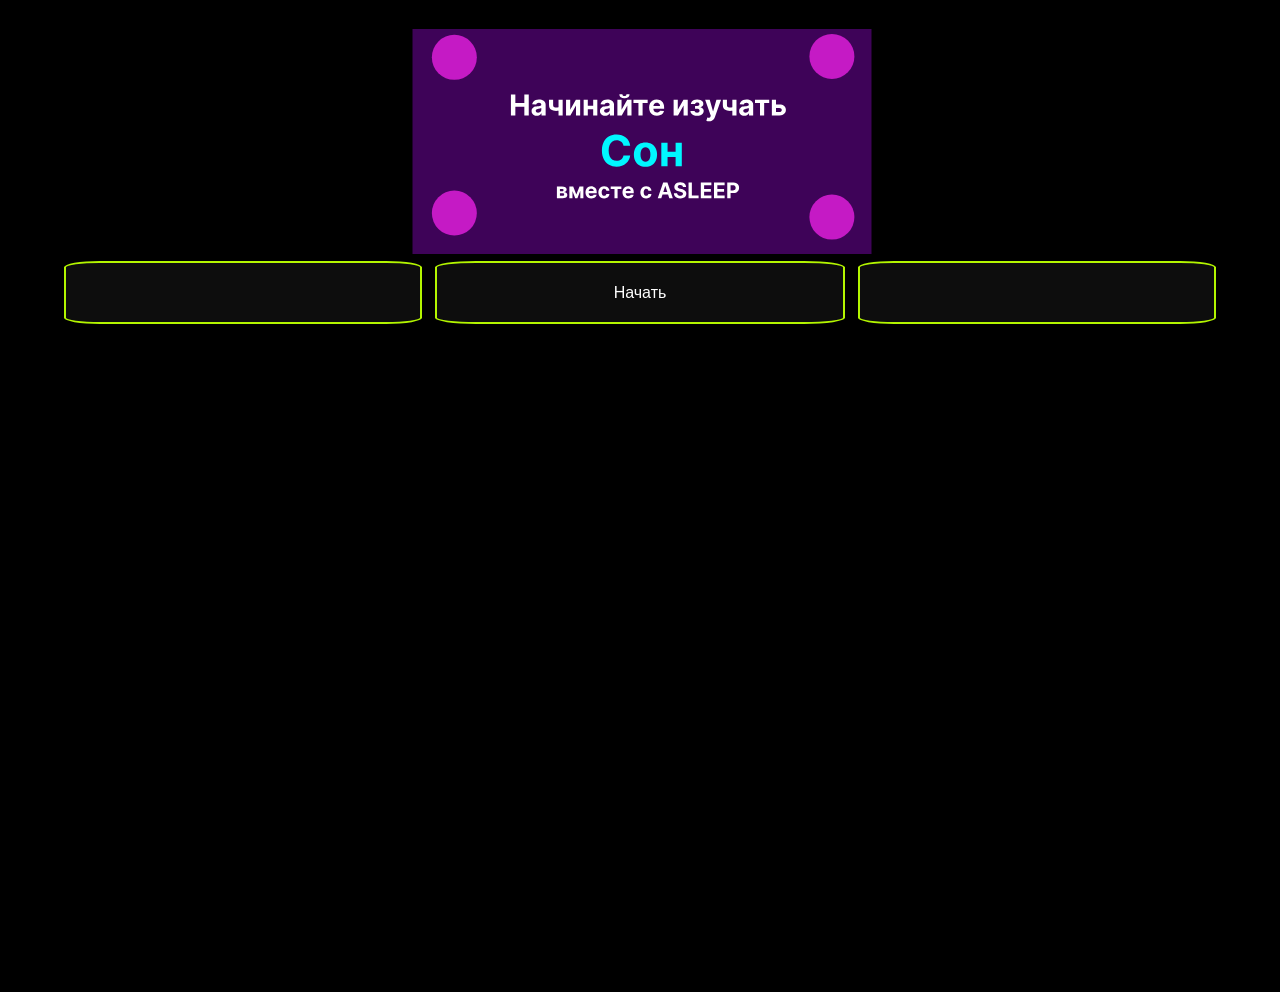
<file: index.html>
<!DOCTYPE html>
<html lang="en">
<head>

    <meta charset='UTF-8'>
    <meta name="viewport" content="width=device-width, initial-scale=1.0, maximum-scale=1.0, user-scalable=no" />
    <title>A-SLEEP</title>
    <link rel="stylesheet" href="style.css">
</head>


<body>

    <div>
    <img src = 'Group13.svg' class = 'rectangle_1' alt = 'none'>

    <a href = ''><button class = 'button_1' type = 'button'></button></a>
    <a href ='info.html'><button class = 'button_2' type = 'button'>Начать</button></a>
    <button class = 'button_3' type = 'button'></button>
    </div>
    
    





</body>

</html>
</file>
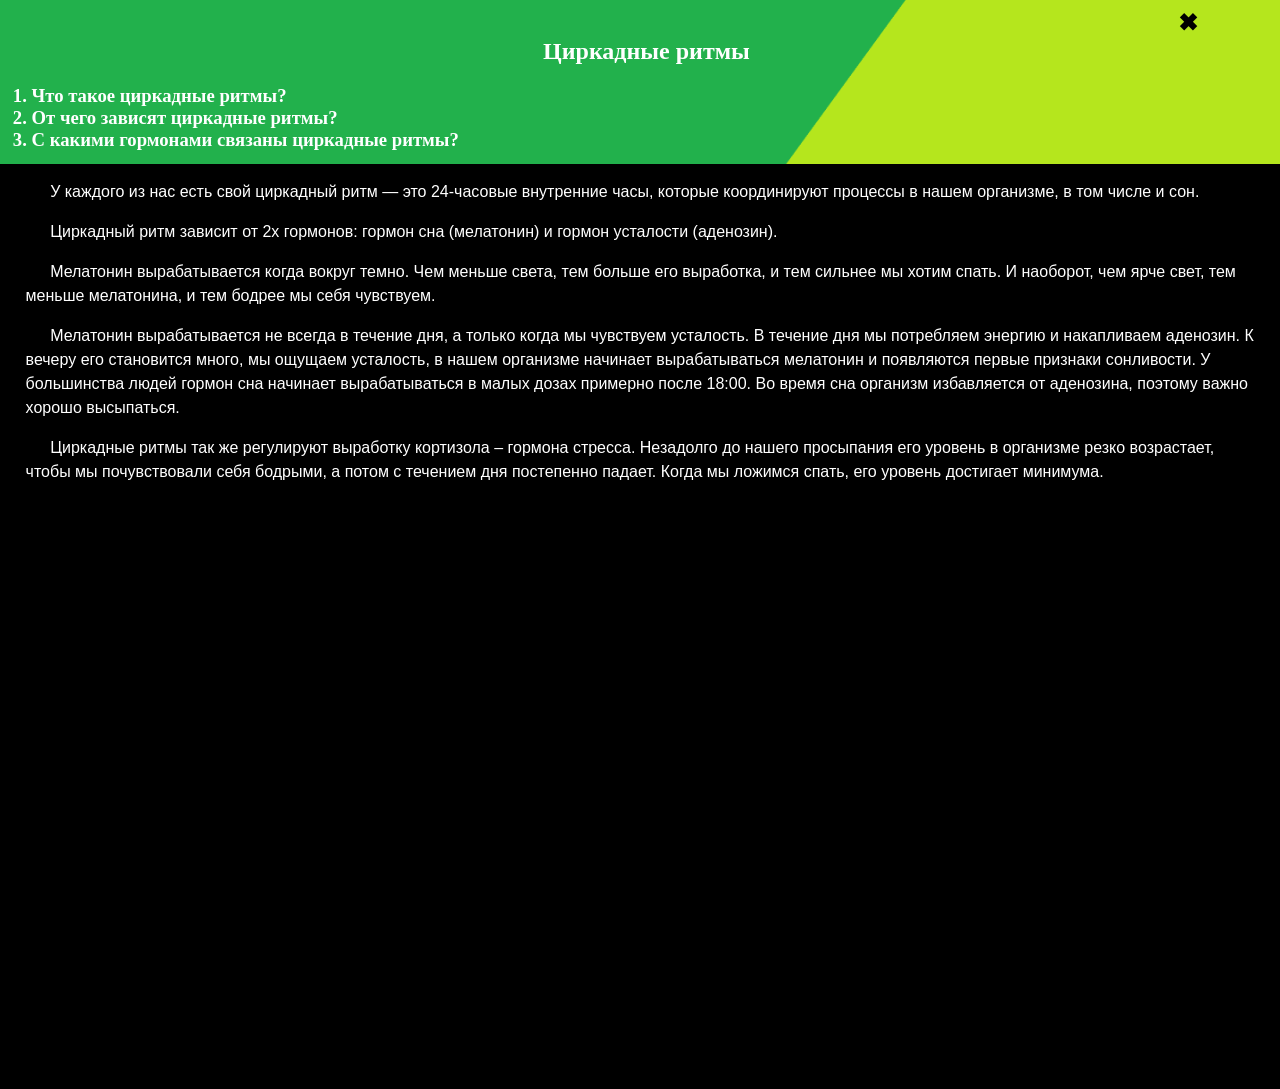
<file: circadnie-ritmi.html>
<!DOCTYPE html>
<html lang="en">
<head>
    <meta charset="UTF-8">
    <meta name="viewport" content="width=device-width, maximum-scale=1.0, initial-scale=1.0, user-scalable=no" />
    <title>zachem-nuzhen-son</title>
    <link rel="stylesheet" href="circadnie-ritmi.css">
</head>
<body>
    
<section class = 'section1'>
    <a href = 'info.html'><div class='close'>&#10006;</div></a>
    <h1>Циркадные ритмы</h1>
    <h3>1. Что такое циркадные ритмы?</h3>
    <h3>2. От чего зависят циркадные ритмы?</h3>
    <h3>3. С какими гормонами связаны циркадные ритмы?</h3>
</section>
<section>
    <p class='text1'>
        У каждого из нас есть свой циркадный ритм — это 24-часовые внутренние часы,
        которые координируют процессы в нашем организме, в том числе и сон.
    </p>

    <p class='text1'>
        Циркадный ритм зависит от 2х гормонов:
        гормон сна (мелатонин) и гормон усталости (аденозин).
    </p>

    <p class='text1'>
        Мелатонин вырабатывается когда вокруг темно.
        Чем меньше света, тем больше его выработка, и тем сильнее мы хотим спать.
        И наоборот, чем ярче свет, тем меньше мелатонина, и тем бодрее мы себя чувствуем.
    </p>

    <p class='text1'>
        Мелатонин вырабатывается не всегда в течение дня, а только когда мы чувствуем усталость.

        В течение дня мы потребляем энергию и накапливаем аденозин.
        К вечеру его становится много, мы ощущаем усталость, в нашем организме начинает вырабатываться мелатонин
        и появляются первые признаки сонливости. У большинства людей гормон сна начинает вырабатываться в малых дозах
        примерно после 18:00. Во время сна организм избавляется от аденозина, поэтому важно хорошо высыпаться.
    </p>

    <p class='text1'>
        Циркадные ритмы так же регулируют выработку кортизола – гормона стресса.
        Незадолго до нашего просыпания его уровень в организме резко возрастает,
        чтобы мы почувствовали себя бодрыми, а потом с течением дня постепенно падает.
        Когда мы ложимся спать, его уровень достигает минимума.
    </p>
    



</section>
    
</body>
</html>
</file>
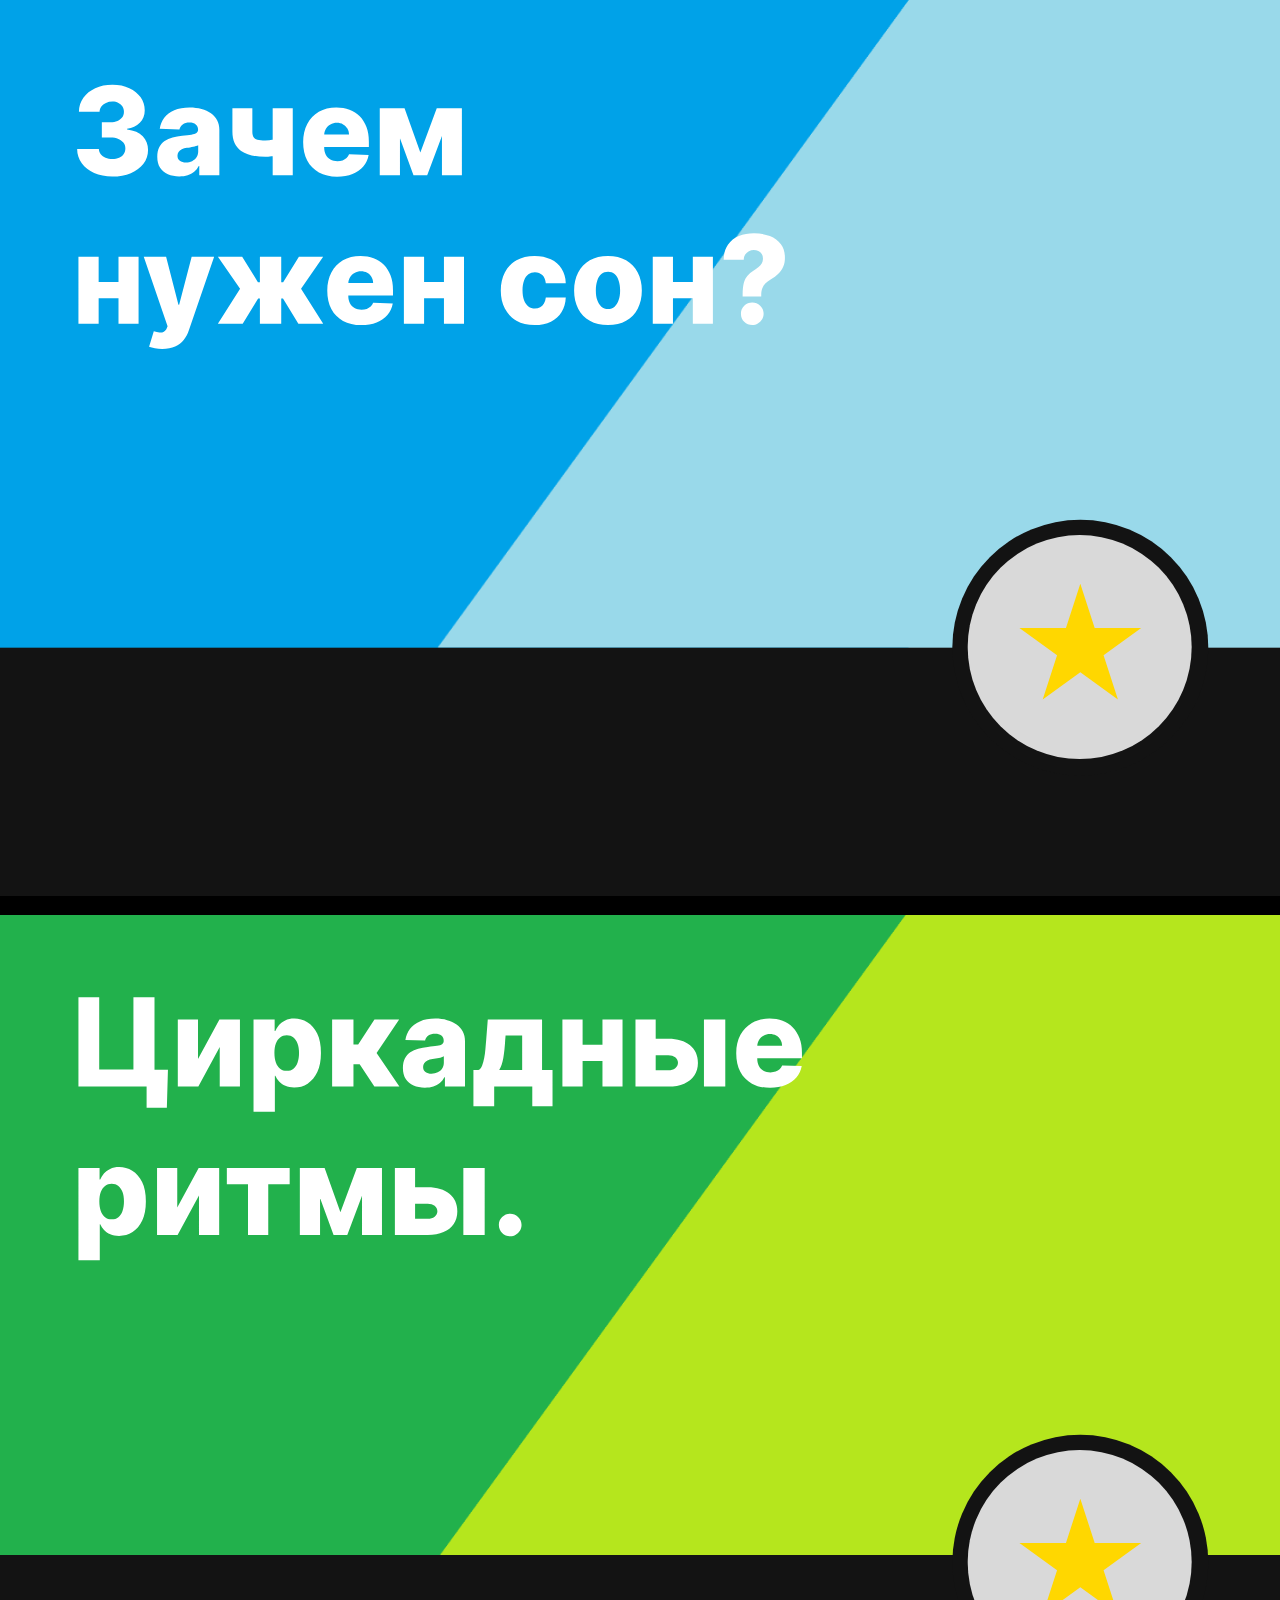
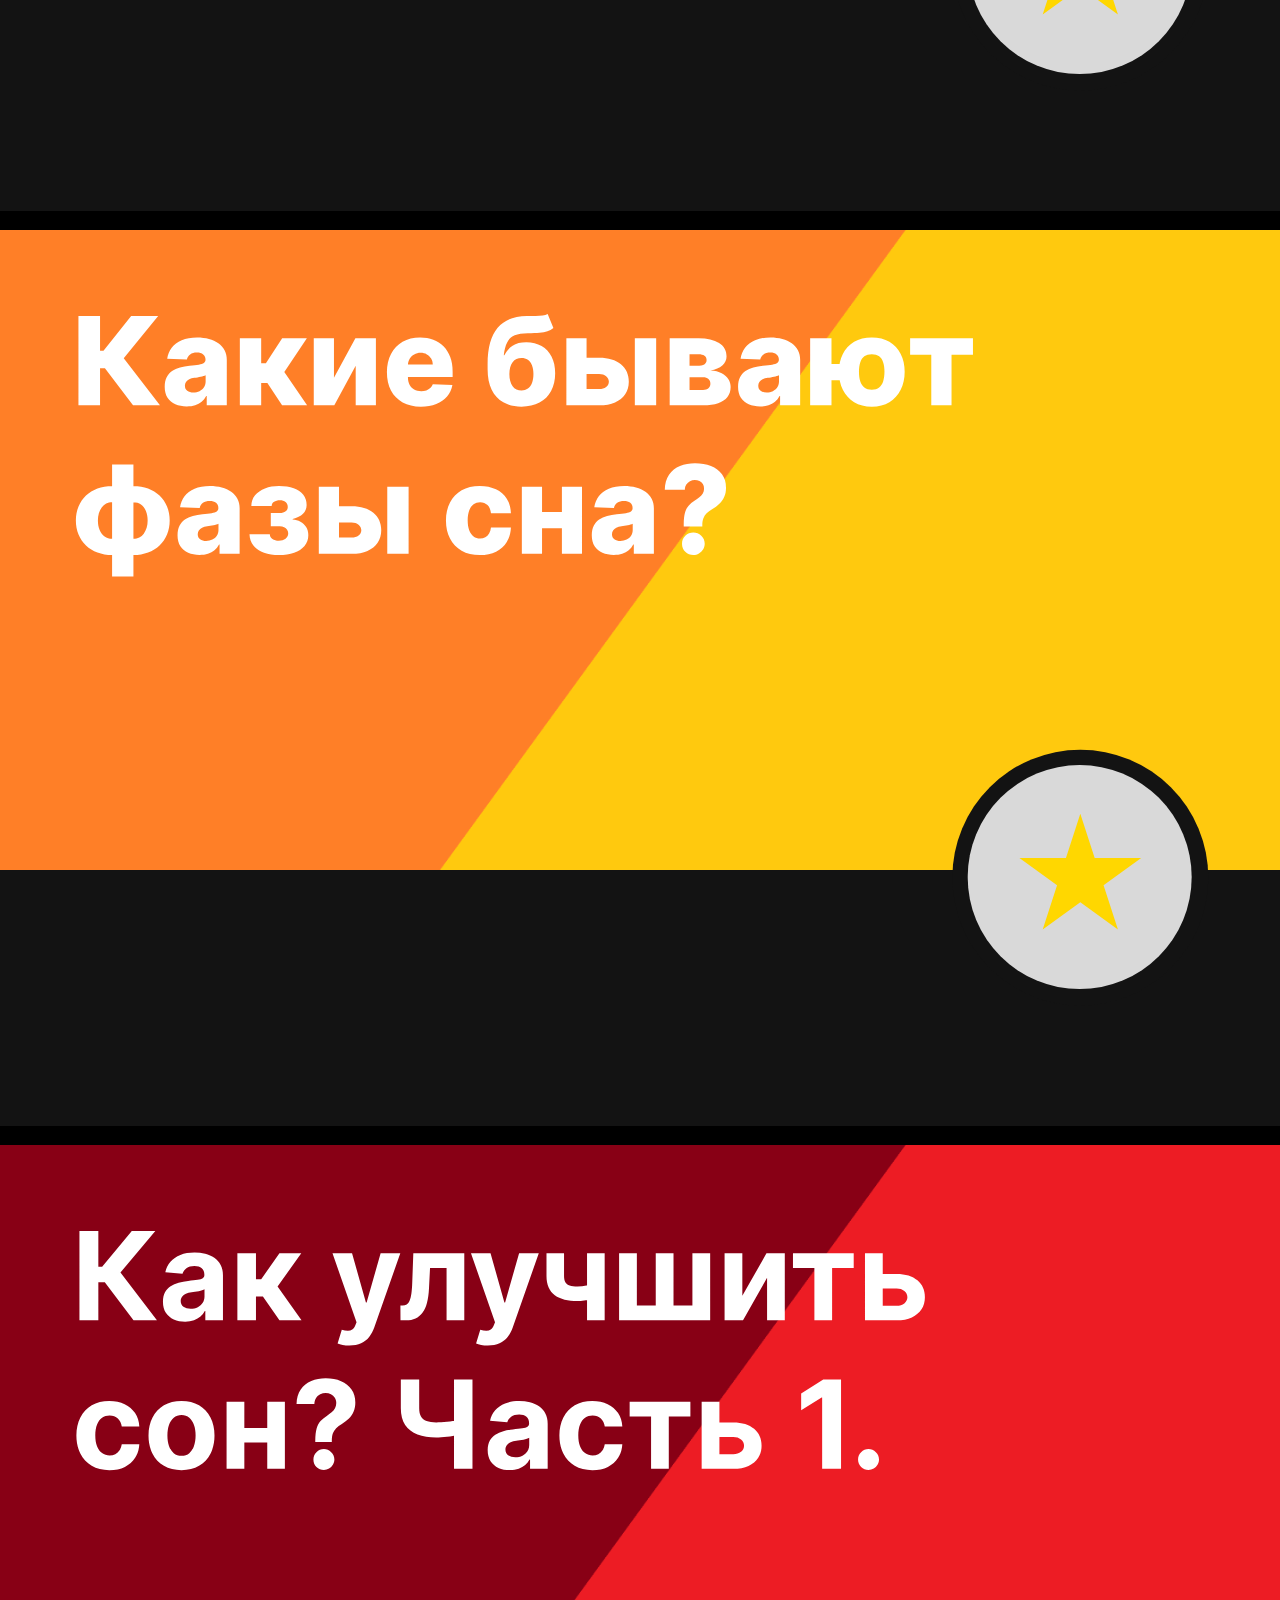
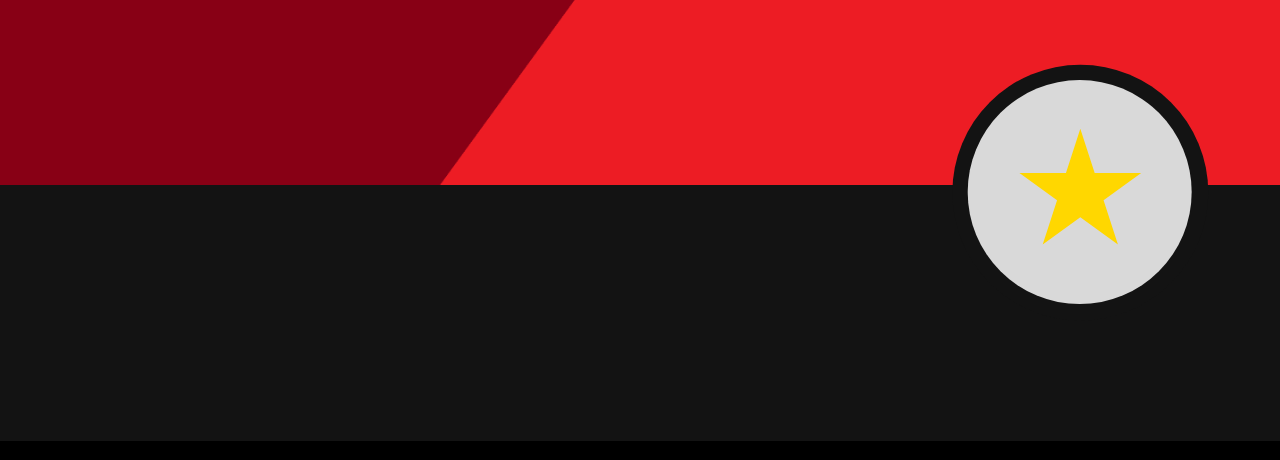
<file: info.html>
<!DOCTYPE html>
<html lang="en">
<head>

    <meta charset='UTF-8'>
    <meta name = 'viewport' content = 'width=device-width, initial-scale=1.0'>
    <title>info</title>
    <link rel="stylesheet" href="info.css">
</head>


<body>
    <div class = 'image-container'>
        <a href = 'zachem-nuzhen-son.html'><img src = 'Group10.svg' class = 'picture' alt = 'none'><a>
        <a href = 'circadnie-ritmi.html'><img src = 'Group8.svg' class = 'picture' alt = 'none'></a>
        <a href = 'phazi-sna.html'><img src = 'Group9.svg' class = 'picture' alt = 'none'></a>
        <a href = 'kak-uluchshit-son.html'><img src = 'Group2.svg' class = 'picture' alt = 'none'></a>
    </div>

    


</body>

</html>
</file>
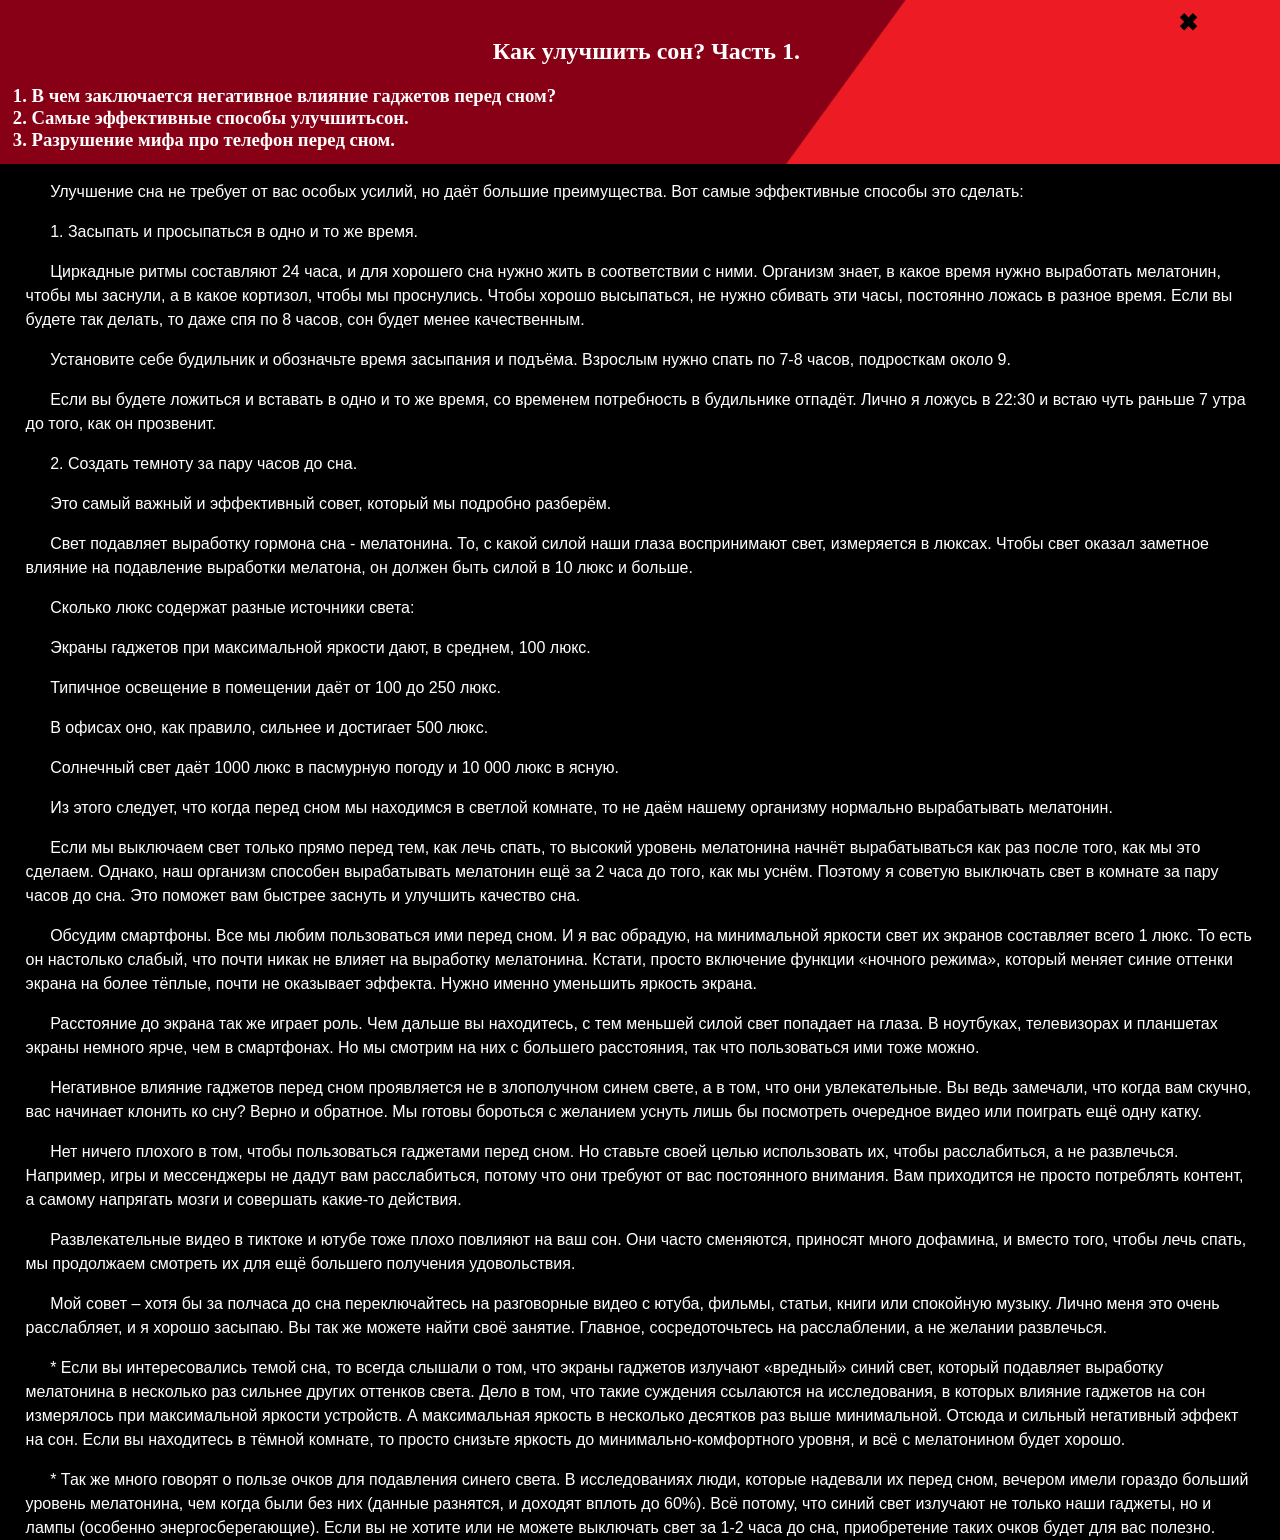
<file: kak-uluchshit-son.html>
<!DOCTYPE html>
<html lang="en">
<head>
    <meta charset="UTF-8">
    <meta name="viewport" content="width=device-width, maximum-scale=1.0, initial-scale=1.0, user-scalable=no" />
    <title>zachem-nuzhen-son</title>
    <link rel="stylesheet" href="kak-uluchshit-son.css">
</head>
<body>
    
<section class = 'section1'>
    <a href = 'info.html'><div class='close'>&#10006;</div></a>
    <h1>Как улучшить сон? Часть 1.</h1>
    <h3>1. В чем заключается негативное влияние гаджетов перед сном?</h3>
    <h3>2. Самые эффективные способы улучшитьсон.</h3>
    <h3>3. Разрушение мифа про телефон перед сном.</h3>
</section>
<section>
    <p class='text1'>Улучшение сна не требует от вас особых усилий, но даёт большие преимущества. Вот самые эффективные способы это сделать:</p>
    <p class='text1'>1. Засыпать и просыпаться в одно и то же время.</p>
    <p class='text1'>Циркадные ритмы составляют 24 часа, и для хорошего сна нужно жить в соответствии с ними. Организм знает, в какое время нужно выработать мелатонин, чтобы мы заснули, а в какое кортизол, чтобы мы проснулись. Чтобы хорошо высыпаться, не нужно сбивать эти часы, постоянно ложась в разное время. Если вы будете так делать, то даже спя по 8 часов, сон будет менее качественным.</p>
    <p class='text1'>Установите себе будильник и обозначьте время засыпания и подъёма. Взрослым нужно спать по 7-8 часов, подросткам около 9.</p>
    <p class='text1'>Если вы будете ложиться и вставать в одно и то же время, со временем потребность в будильнике отпадёт. Лично я ложусь в 22:30 и встаю чуть раньше 7 утра до того, как он прозвенит.</p>
    <p class='text1'>2. Создать темноту за пару часов до сна.</p>
    <p class='text1'>Это самый важный и эффективный совет, который мы подробно разберём.</p>
    <p class='text1'>Свет подавляет выработку гормона сна - мелатонина. То, с какой силой наши глаза воспринимают свет, измеряется в люксах. Чтобы свет оказал заметное влияние на подавление выработки мелатона, он должен быть силой в 10 люкс и больше.</p>
    <p class='text1'>Сколько люкс содержат разные источники света:</p>
    <p class='text1'>Экраны гаджетов при максимальной яркости дают, в среднем, 100 люкс.</p>
    <p class='text1'>Типичное освещение в помещении даёт от 100 до 250 люкс.</p>
    <p class='text1'>В офисах оно, как правило, сильнее и достигает 500 люкс.</p>
    <p class='text1'>Солнечный свет даёт 1000 люкс в пасмурную погоду и 10 000 люкс в ясную.</p>
    <p class='text1'>Из этого следует, что когда перед сном мы находимся в светлой комнате, то не даём нашему организму нормально вырабатывать мелатонин.</p>
    <p class='text1'>Если мы выключаем свет только прямо перед тем, как лечь спать, то высокий уровень мелатонина начнёт вырабатываться как раз после того, как мы это сделаем. Однако, наш организм способен вырабатывать мелатонин ещё за 2 часа до того, как мы уснём. Поэтому я советую выключать свет в комнате за пару часов до сна. Это поможет вам быстрее заснуть и улучшить качество сна.</p>
    <p class='text1'>Обсудим смартфоны. Все мы любим пользоваться ими перед сном. И я вас обрадую, на минимальной яркости свет их экранов составляет всего 1 люкс. То есть он настолько слабый, что почти никак не влияет на выработку мелатонина. Кстати, просто включение функции «ночного режима», который меняет синие оттенки экрана на более тёплые, почти не оказывает эффекта. Нужно именно уменьшить яркость экрана.</p>
    <p class='text1'>Расстояние до экрана так же играет роль. Чем дальше вы находитесь, с тем меньшей силой свет попадает на глаза. В ноутбуках, телевизорах и планшетах экраны немного ярче, чем в смартфонах. Но мы смотрим на них с большего расстояния, так что пользоваться ими тоже можно.</p>
    <p class='text1'>Негативное влияние гаджетов перед сном проявляется не в злополучном синем свете, а в том, что они увлекательные. Вы ведь замечали, что когда вам скучно, вас начинает клонить ко сну? Верно и обратное. Мы готовы бороться с желанием уснуть лишь бы посмотреть очередное видео или поиграть ещё одну катку.</p>
    <p class='text1'>Нет ничего плохого в том, чтобы пользоваться гаджетами перед сном. Но ставьте своей целью использовать их, чтобы расслабиться, а не развлечься. Например, игры и мессенджеры не дадут вам расслабиться, потому что они требуют от вас постоянного внимания. Вам приходится не просто потреблять контент, а самому напрягать мозги и совершать какие-то действия.</p>
    <p class='text1'>Развлекательные видео в тиктоке и ютубе тоже плохо повлияют на ваш сон. Они часто сменяются, приносят много дофамина, и вместо того, чтобы лечь спать, мы продолжаем смотреть их для ещё большего получения удовольствия.</p>
    <p class='text1'>Мой совет – хотя бы за полчаса до сна переключайтесь на разговорные видео с ютуба, фильмы, статьи, книги или спокойную музыку. Лично меня это очень расслабляет, и я хорошо засыпаю. Вы так же можете найти своё занятие. Главное, сосредоточьтесь на расслаблении, а не желании развлечься.</p>
    <p class='text1'>* Если вы интересовались темой сна, то всегда слышали о том, что экраны гаджетов излучают «вредный» синий свет, который подавляет выработку мелатонина в несколько раз сильнее других оттенков света. Дело в том, что такие суждения ссылаются на исследования, в которых влияние гаджетов на сон измерялось при максимальной яркости устройств. А максимальная яркость в несколько десятков раз выше минимальной. Отсюда и сильный негативный эффект на сон. Если вы находитесь в тёмной комнате, то просто снизьте яркость до минимально-комфортного уровня, и всё с мелатонином будет хорошо.</p>
    <p class='text1'>* Так же много говорят о пользе очков для подавления синего света. В исследованиях люди, которые надевали их перед сном, вечером имели гораздо больший уровень мелатонина, чем когда были без них (данные разнятся, и доходят вплоть до 60%). Всё потому, что синий свет излучают не только наши гаджеты, но и лампы (особенно энергосберегающие). Если вы не хотите или не можете выключать свет за 1-2 часа до сна, приобретение таких очков будет для вас полезно.</p>

    



</section>
    
</body>
</html>
</file>
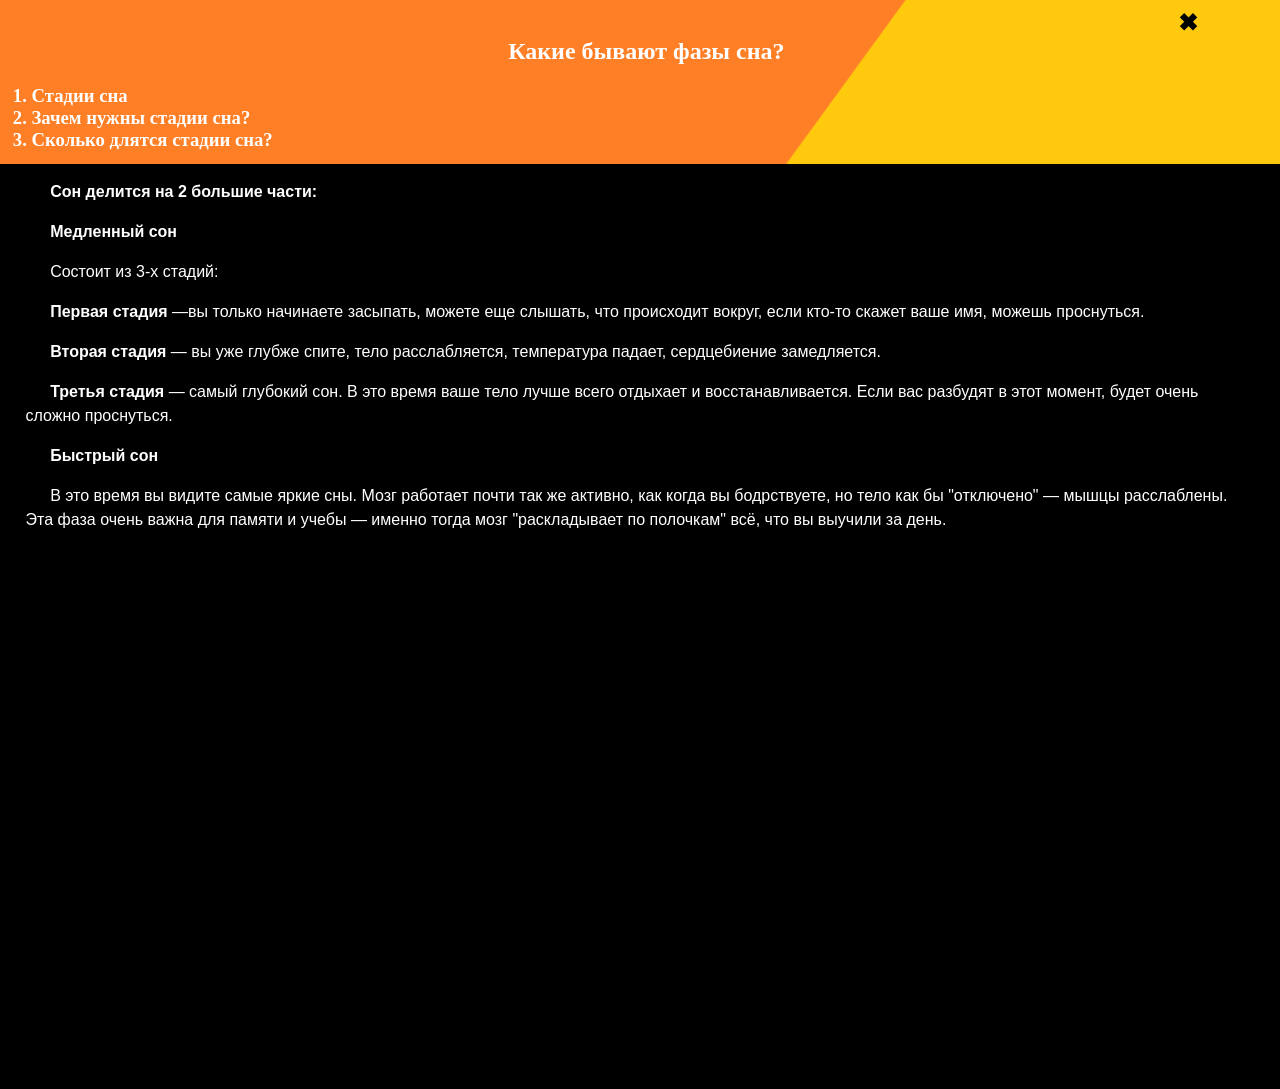
<file: phazi-sna.html>
<!DOCTYPE html>
<html lang="en">
<head>
    <meta charset="UTF-8">
    <meta name="viewport" content="width=device-width, maximum-scale=1.0, initial-scale=1.0, user-scalable=no" />
    <title>zachem-nuzhen-son</title>
    <link rel="stylesheet" href="phazi-sna.css">
</head>
<body>
    
<section class = 'section1'>
    <a href = 'info.html'><div class='close'>&#10006;</div></a>
    <h1>Какие бывают фазы сна?</h1>
    <h3>1. Стадии сна</h3>
    <h3>2. Зачем нужны стадии сна?</h3>
    <h3>3. Сколько длятся стадии сна?</h3>
</section>
<section>
    <p class='text1'><b>Сон делится на 2 большие части:</b></p>
    
    
    <p class='text1'><b>Медленный сон</b></p>
    <p class="text1">Состоит из 3-х стадий:</p>
    <p class='text1'><b>Первая стадия</b> —вы только начинаете засыпать, можете еще слышать, что происходит вокруг, если кто-то скажет ваше имя, можешь проснуться.</p>
    <p class = 'text1'><b>Вторая стадия</b> — вы уже глубже спите, тело расслабляется, температура падает, сердцебиение замедляется.</p>
    <p class = 'text1'><b>Третья стадия</b> — самый глубокий сон. В это время ваше тело лучше всего отдыхает и восстанавливается. Если вас разбудят в этот момент, будет очень сложно проснуться.
    <p class = 'text1'><b>Быстрый сон</b></p>
    <p class = 'text1'>В это время вы видите самые яркие сны.
        Мозг работает почти так же активно, как когда вы бодрствуете, но тело как бы "отключено" — мышцы расслаблены.
        Эта фаза очень важна для памяти и учебы — именно тогда мозг "раскладывает по полочкам" всё, что вы выучили за день.</p>


</section>
    
</body>
</html>
</file>
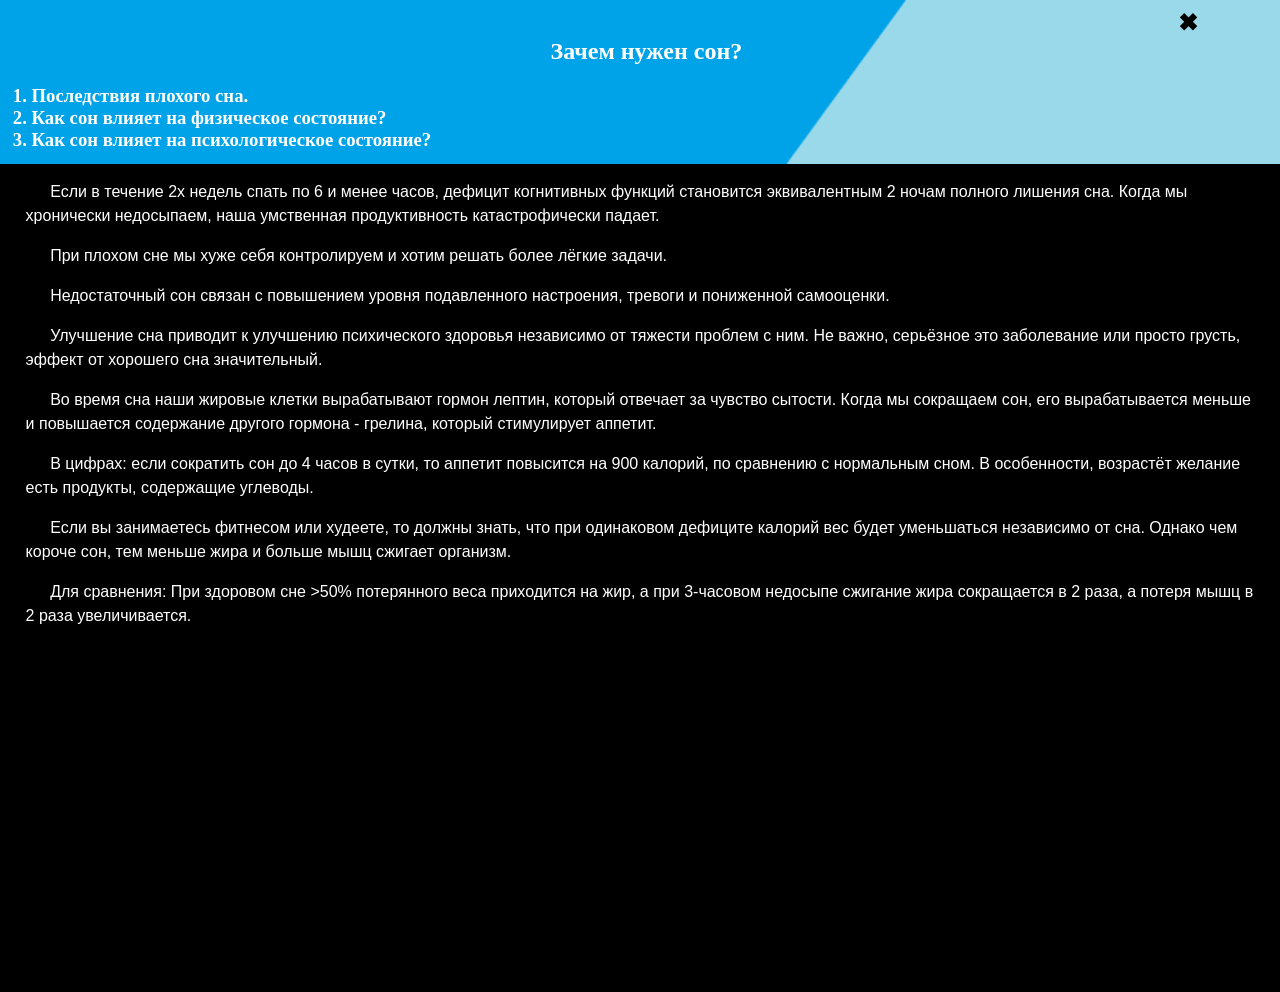
<file: zachem-nuzhen-son.html>
<!DOCTYPE html>
<html lang="en">
<head>
    <meta charset="UTF-8">
    <meta name="viewport" content="width=device-width, maximum-scale=1.0, initial-scale=1.0, user-scalable=no" />
    <title>zachem-nuzhen-son</title>
    <link rel="stylesheet" href="zachem-nushen-son.css">
</head>
<body>
    
<section class = 'section1'>
    <a href = 'info.html'><div class='close'>&#10006;</div></a>
    <h1>Зачем нужен сон?</h1>
    <h3>1. Последствия плохого сна.</h3>
    <h3>2. Как сон влияет на физическое состояние?</h3>
    <h3>3. Как сон влияет на психологическое состояние?</h3>
</section>
<section>
    <p class='text1'>Если в течение 2х недель спать по 6 и менее часов, дефицит когнитивных функций становится эквивалентным 2 ночам полного лишения сна. Когда мы хронически недосыпаем, наша умственная продуктивность катастрофически падает.</p>
    <p class='text1'>При плохом сне мы хуже себя контролируем и хотим решать более лёгкие задачи.</p>
    <p class='text1'>Недостаточный сон связан с повышением уровня подавленного настроения, тревоги и пониженной самооценки.</p>
    <p class='text1'>Улучшение сна приводит к улучшению психического здоровья независимо от тяжести проблем с ним. Не важно, серьёзное это заболевание или просто грусть, эффект от хорошего сна значительный.</p>
    <p class='text1'>Во время сна наши жировые клетки вырабатывают гормон лептин, который отвечает за чувство сытости. Когда мы сокращаем сон, его вырабатывается меньше и повышается содержание другого гормона - грелина, который стимулирует аппетит.</p>
    <p class='text1'>В цифрах: если сократить сон до 4 часов в сутки, то аппетит повысится на 900 калорий, по сравнению с нормальным сном. В особенности, возрастёт желание есть продукты, содержащие углеводы.</p>
    <p class='text1'>
        Если вы занимаетесь фитнесом или худеете,
        то должны знать, что при одинаковом дефиците калорий вес будет уменьшаться независимо от сна. Однако чем короче сон, тем меньше жира и больше мышц сжигает организм.
    <p class = text1>
        Для сравнения: При здоровом сне >50% потерянного веса приходится на жир, а 
        при 3-часовом недосыпе сжигание жира сокращается в 2 раза, а потеря мышц в 2 раза увеличивается.

    </p>
   
    



</section>
    
</body>
</html>
</file>
<file: style.css>
html,body {
    height: 105%;
    width: 100%;
    margin: 0;
    padding: 0;
    box-sizing: border-box;
}


body{
    background-color: black;
}

.rectangle_1{
    
    
    width: 90vw;
    height: 25%;
    display: inline-block;
    
    position:absolute;
    left: 5%;
    top: 3%;

    border-radius: 5%;
    border: solid black 2px;


    
    
}

 

.button_1{
    color:rgba(128, 128, 128, 0.1);
    background-color: rgba(128, 128, 128, 0.1) ;
    width: 28%;
    height: 7%;
    
    
    position: absolute;
    left: 5%;
    top: 29%;

    border:solid rgb(179, 245, 0) 2px;
    border-radius: 10%;
}

.button_2{
    color:rgba(128, 128, 128, 0.1);
    background-color: rgba(128, 128, 128, 0.1) ;
    width: 32%;
    height: 7% ;
    
    
    position: absolute;
    text-align: center;
    left:34%;
    top:29% ;
    border: solid rgb(179, 245, 0) 2px;

    border-radius: 10%;

    
    font-size: 100%;
    color: white;
}

.button_3{
    color:rgba(128, 128, 128, 0.1);
    background-color: rgba(128, 128, 128, 0.1) ;
    width:28% ;
    height:7% ;
    
    
    position: absolute;
    left:67% ;
    top: 29%;
    border: solid rgb(179, 245, 0) 2px;

    border-radius: 10%;
}
</file>
<file: circadnie-ritmi.css>
html,body {
    height: 110%;
    width: 100%;
    margin: 0%;
    padding: 0%;
    box-sizing: border-box;
}

body{
    background-color: black;
}




h1{
    color: white;
    text-align: center;
    margin-top: 0%;
    font-weight: 600;
    
}

h3{
    color: white;
    margin-bottom: 0%;
    margin-top: 0%;
    border: none;
    font-weight: 600;
    
}

.section1{
    background-image:url(img2.svg);
    padding-top: 3%;
    padding-bottom: 1%;
    background-size: 100% ;
    padding-left: 1%;
    
}
.text1{
    color: white;
    font-size:medium ;
    text-indent: 2%;
    margin-left: 2%;
    margin-right: 2%;
    text-align: left;

    line-height: 1.5;        
    word-spacing: normal;    
    letter-spacing: normal;  
    font-family: Arial, sans-serif;
    
}

.close{
    font-size: 24px; 
    color: black; 
    top: 1%;
    left: 92%;
    display: inline-block;
    font-weight: bold;
    position: absolute;
    max-width: 0%;
}
</file>
<file: info.css>
html,body {
    height: 105%;
    width: 100%;
    margin: 0;
    padding: 0;
    box-sizing: border-box;
}


body{
    background-color: black;
}


.picture
{
    width: 100vw;
    margin-bottom: 15px;
    border: none;
}
</file>
<file: kak-uluchshit-son.css>
html,body {
    height: 110%;
    width: 100%;
    margin: 0%;
    padding: 0%;
    box-sizing: border-box;
}

body{
    background-color: black;
}




h1{
    color: white;
    text-align: center;
    margin-top: 0%;
    font-weight: 600;
    
}

h3{
    color: white;
    margin-bottom: 0%;
    margin-top: 0%;
    border: none;
    font-weight: 600;
}

.section1{
    background-image:url(img4.svg);
    padding-top: 3%;
    padding-bottom: 1%;
    background-size: 100% ;
    padding-left: 1%;
    
}
.text1{
    color: white;
    font-size:medium ;
    text-indent: 2%;
    margin-left: 2%;
    margin-right: 2%;
    text-align: left;

    line-height: 1.5;        
    word-spacing: normal;    
    letter-spacing: normal;  
    font-family: Arial, sans-serif;
    
}

.close{
    font-size: 24px; 
    color: black; 
    top: 1%;
    left: 92%;
    display: inline-block;
    font-weight: bold;
    position: absolute;
    max-width: 0%;
}
</file>
<file: phazi-sna.css>
html,body {
    height: 110%;
    width: 100%;
    margin: 0%;
    padding: 0%;
    box-sizing: border-box;
}

body{
    background-color: black;
}




h1{
    color: white;
    text-align: center;
    margin-top: 0%;
    font-weight: 600;
    
}

h3{
    color: white;
    margin-bottom: 0%;
    margin-top: 0%;
    border: none;
    font-weight: 600;
}

.section1{
    background-image:url(img3.svg);
    padding-top: 3%;
    padding-bottom: 1%;
    background-size: 100% ;
    padding-left: 1%;
    
}
.text1{
    color: white;
    font-size:medium ;
    text-indent: 2%;
    margin-left: 2%;
    margin-right: 2%;
    text-align: left;

    line-height: 1.5;        
    word-spacing: normal;    
    letter-spacing: normal;  
    font-family: Arial, sans-serif;
    
}

.close{
    font-size: 24px; 
    color: black; 
    top: 1%;
    left: 92%;
    display: inline-block;
    font-weight: bold;
    position: absolute;
    max-width: 0%;
}
</file>
<file: zachem-nushen-son.css>
html,body {
    height: 105%;
    width: 100%;
    margin: 0%;
    padding: 0%;
    box-sizing: border-box;
}

body{
    background-color: black;
}




h1{
    color: white;
    text-align: center;
    margin-top: 0%;
    font-weight: 600;
    
}

h3{
    color: white;
    margin-bottom: 0%;
    margin-top: 0%;
    border: none;
    font-weight: 600;
}

.section1{
    background-image:url(img1.svg);
    padding-top: 3%;
    padding-bottom: 1%;
    background-size: 100% ;
    padding-left: 1%;
    
}
.text1{
    color: white;
    font-size:medium ;
    text-indent: 2%;
    margin-left: 2%;
    margin-right: 2%;
    text-align: left;

    line-height: 1.5;        
    word-spacing: normal;    
    letter-spacing: normal;  
    font-family: Arial, sans-serif;
    
}

.close{
    font-size: 24px; 
    color: black; 
    top: 1%;
    left: 92%;
    display: inline-block;
    font-weight: bold;
    position: absolute;
    max-width: 0%;
}
</file>
